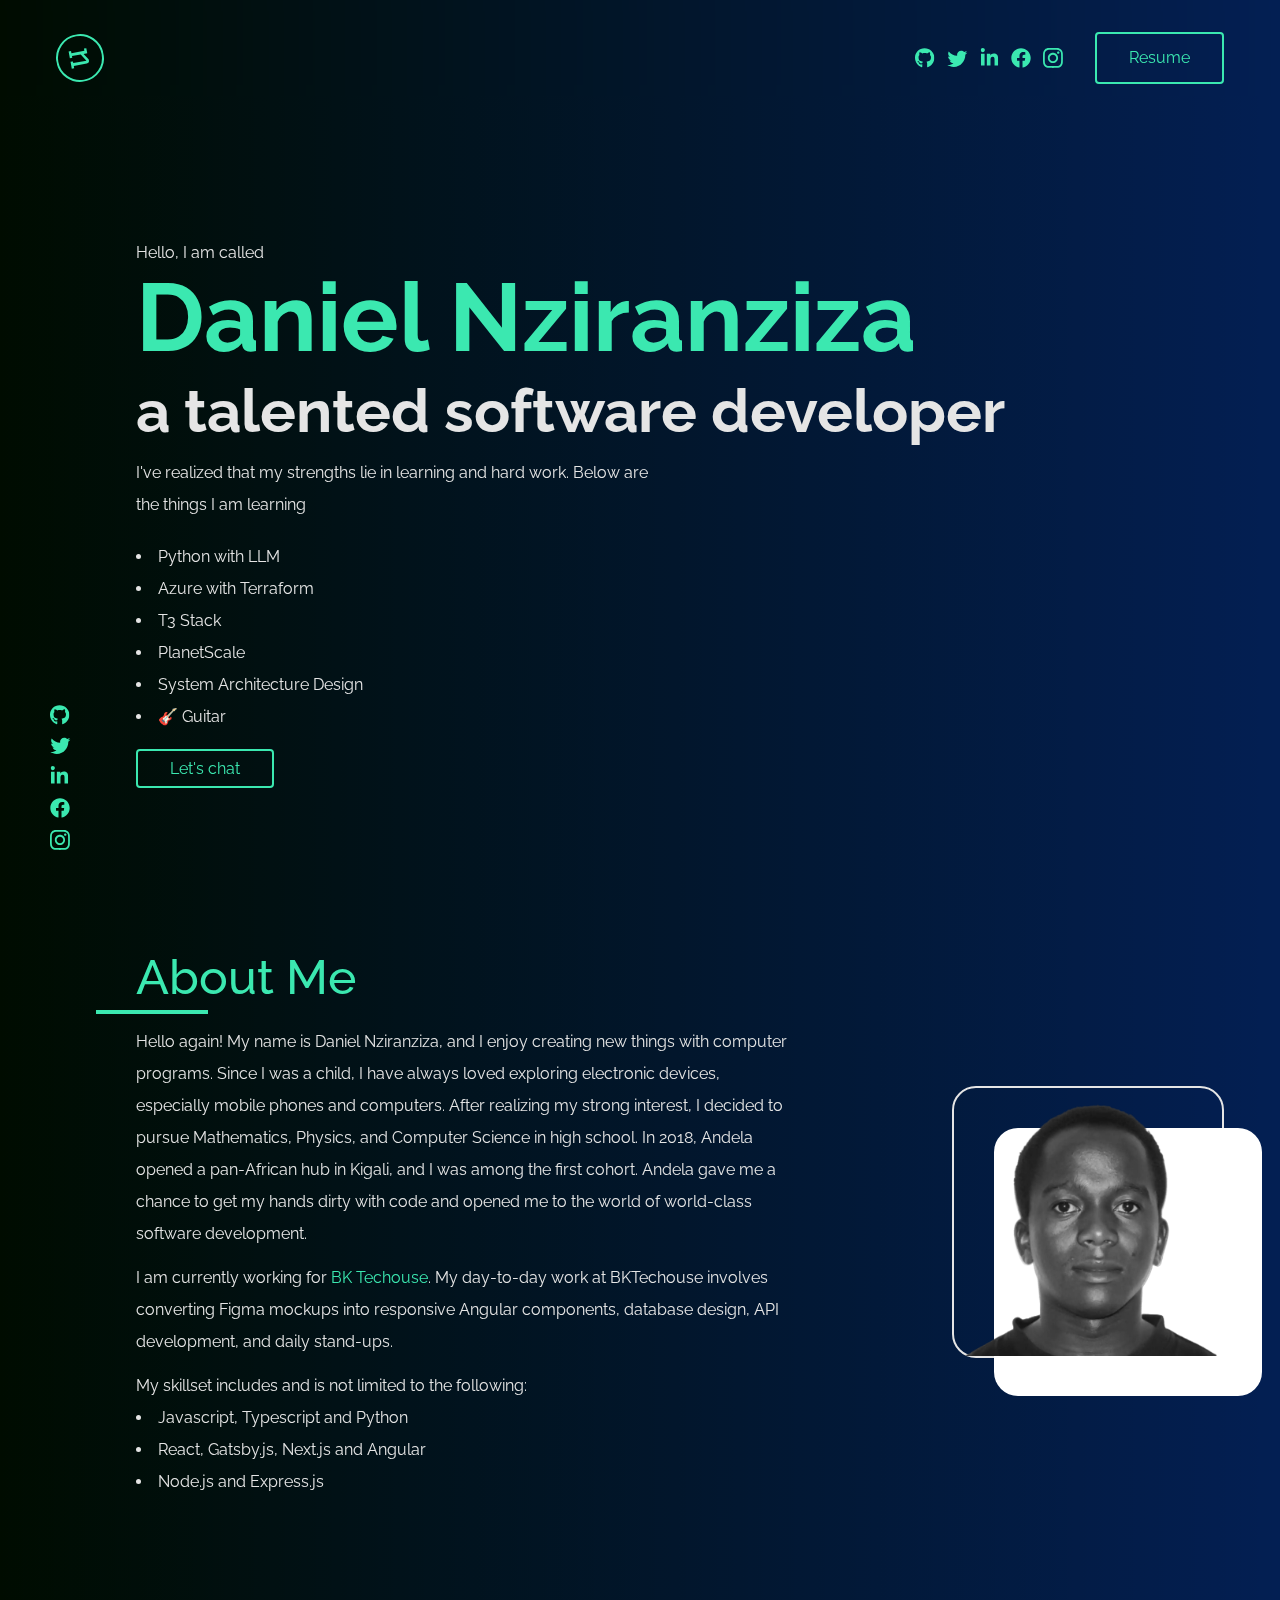
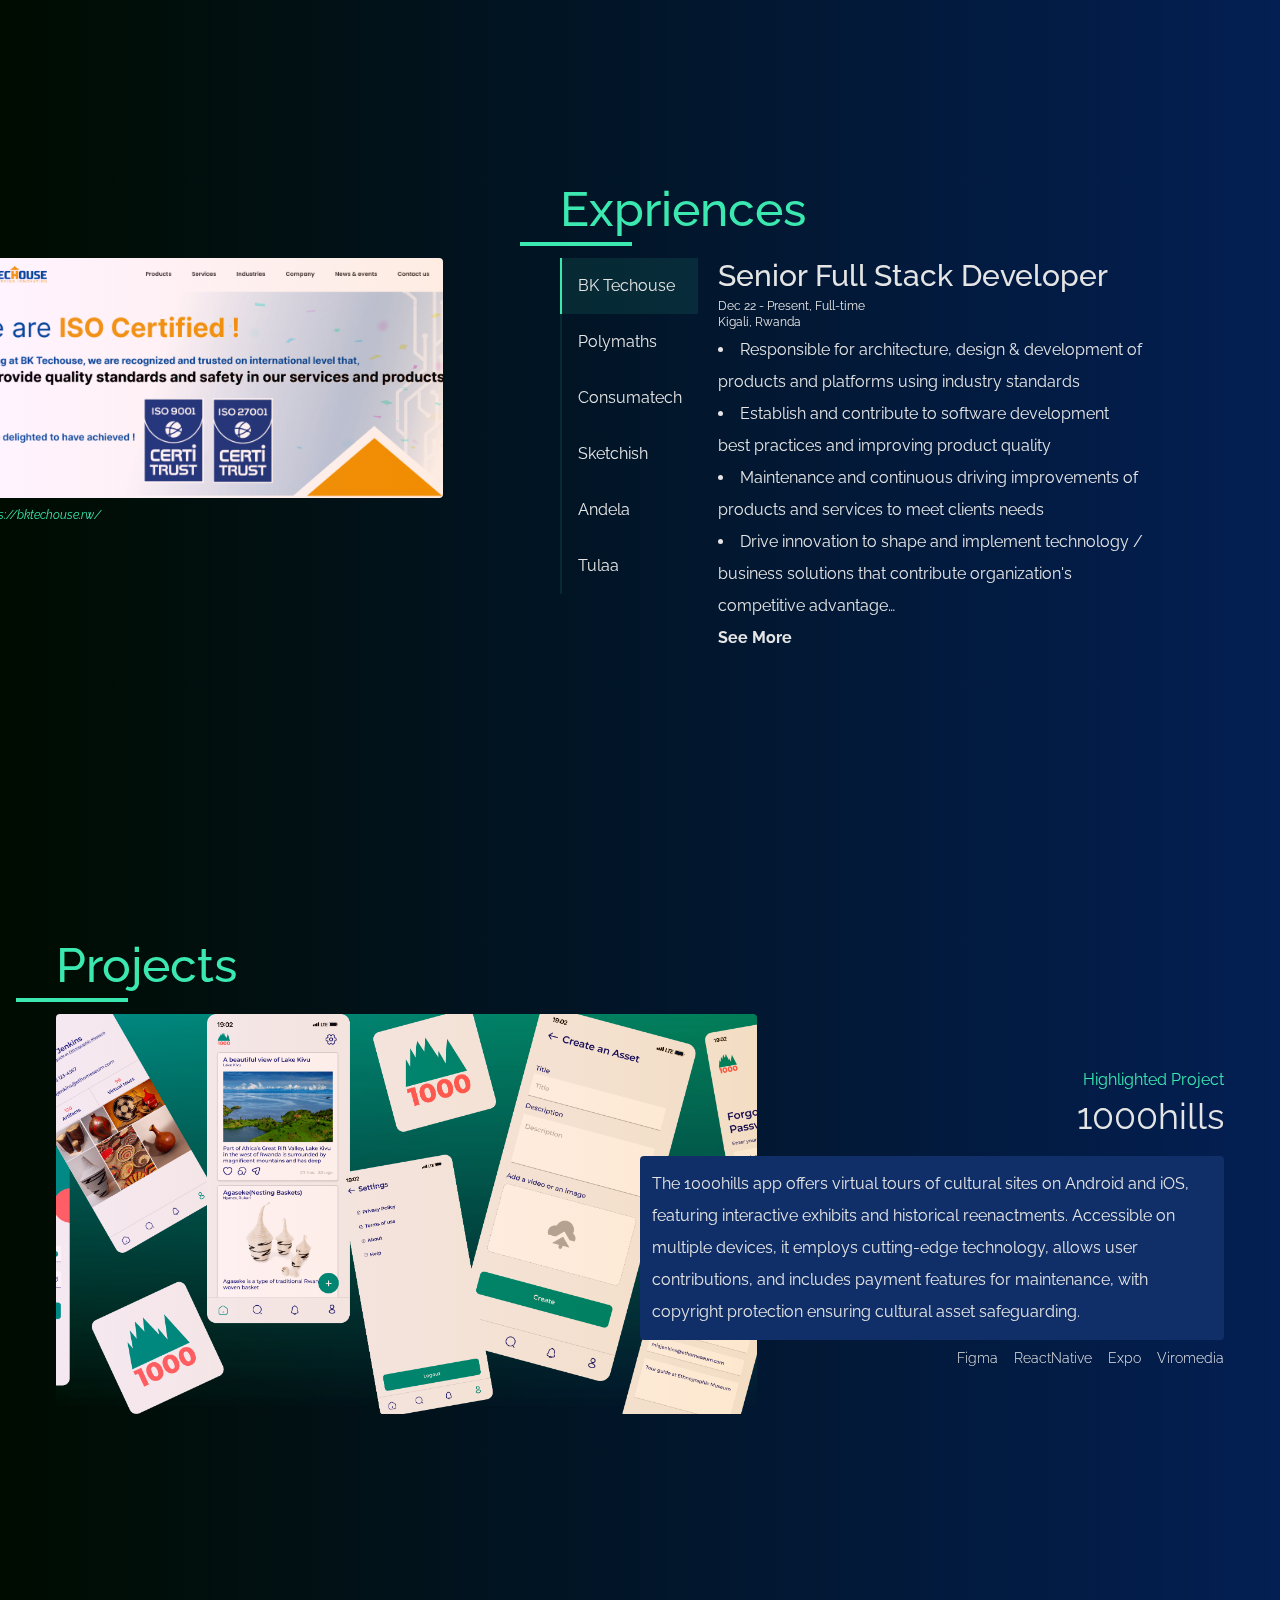
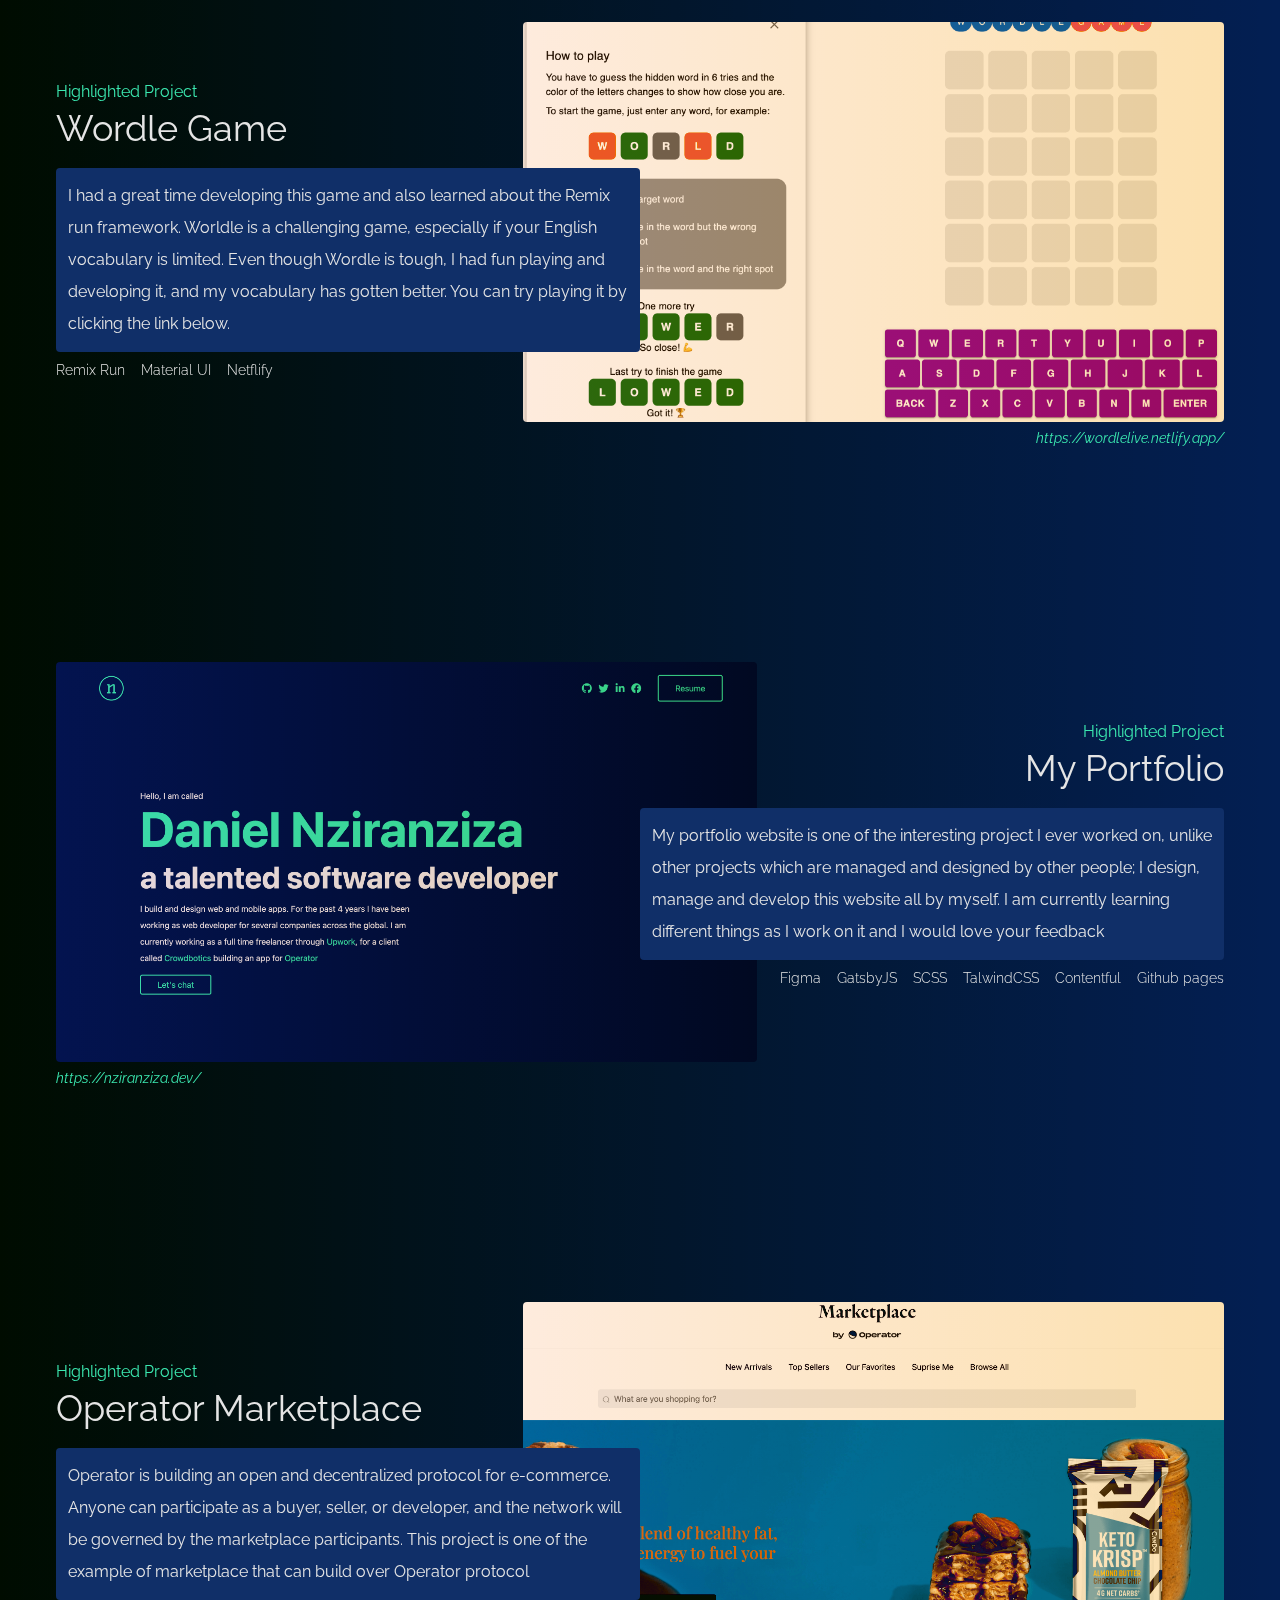
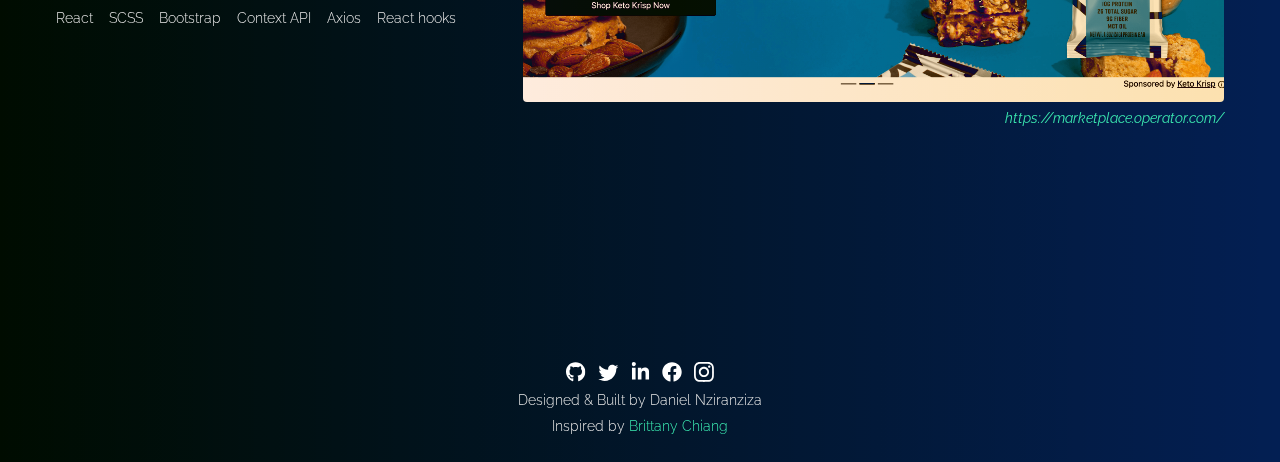
<file: index.html>
<!DOCTYPE html><html><head><meta charSet="utf-8"/><meta http-equiv="x-ua-compatible" content="ie=edge"/><meta name="viewport" content="width=device-width, initial-scale=1, shrink-to-fit=no"/><meta name="generator" content="Gatsby 4.25.8"/><meta data-react-helmet="true" name="description" content="Hello again! My name is Daniel Nziranziza, and I enjoy creating new
  things with computer programs. Since I was a child, I have always
  loved exploring electronic devices, especially mobile phones and
  computers. After realizing my strong interest, I decided to pursue
  Mathematics, Physics, and Computer Science in high school. In 2018,
  Andela opened a pan-African hub in Kigali, and I was among the first
  cohort. Andela gave me a chance to get my hands dirty with code and
  opened me to the world of world-class software development."/><meta data-react-helmet="true" name="keywords" content="Daniel, Nziranziza, React, ReactJS, Gatsby, GatsbyJS, TailwindCSS, Tailwind, CSS, Bootstrap, Contentful, Upwork, Operator, Polymaths, Polymathlabs
  Portfolio, Web design, Web development, Software, Software development, Software Engineering, Angular, AngularJS, BK Techouse"/><meta data-react-helmet="true" name="author" content="Daniel Nziranziza"/><meta data-react-helmet="true" property="og:title" content="Daniel Nziranziza - Portfolio"/><meta data-react-helmet="true" property="og:type" content="article"/><meta data-react-helmet="true" property="og:image" content="/static/mp-396c2307a13a8e3e1cb3180481787b52.png"/><meta data-react-helmet="true" property="og:url" content="https://nziranziza.dev"/><meta data-react-helmet="true" property="og:description" content="Hello again! My name is Daniel Nziranziza, and I enjoy creating new
  things with computer programs. Since I was a child, I have always
  loved exploring electronic devices, especially mobile phones and
  computers. After realizing my strong interest, I decided to pursue
  Mathematics, Physics, and Computer Science in high school. In 2018,
  Andela opened a pan-African hub in Kigali, and I was among the first
  cohort. Andela gave me a chance to get my hands dirty with code and
  opened me to the world of world-class software development."/><meta data-react-helmet="true" name="twitter:card" content="summary"/><meta data-react-helmet="true" name="twitter:title" content="Daniel Nziranziza - Portfolio"/><meta data-react-helmet="true" name="twitter:description" content="Hello again! My name is Daniel Nziranziza, and I enjoy creating new
  things with computer programs. Since I was a child, I have always
  loved exploring electronic devices, especially mobile phones and
  computers. After realizing my strong interest, I decided to pursue
  Mathematics, Physics, and Computer Science in high school. In 2018,
  Andela opened a pan-African hub in Kigali, and I was among the first
  cohort. Andela gave me a chance to get my hands dirty with code and
  opened me to the world of world-class software development."/><meta data-react-helmet="true" name="twitter:image" content="/static/mp-396c2307a13a8e3e1cb3180481787b52.png"/><style data-href="/styles.86a3922f18d1b241f8d8.css" data-identity="gatsby-global-css">@import url(https://fonts.googleapis.com/css2?family=Raleway:ital,wght@0,100..900;1,100..900&display=swap);
/*
! tailwindcss v3.4.1 | MIT License | https://tailwindcss.com
*/*,:after,:before{border:0 solid;box-sizing:border-box}:after,:before{--tw-content:""}:host,html{-webkit-text-size-adjust:100%;font-feature-settings:normal;-webkit-tap-highlight-color:transparent;font-family:Raleway,ui-sans-serif,system-ui,sans-serif,Apple Color Emoji,Segoe UI Emoji,Segoe UI Symbol,Noto Color Emoji;font-variation-settings:normal;line-height:1.5;-moz-tab-size:4;-o-tab-size:4;tab-size:4}body{line-height:inherit;margin:0}hr{border-top-width:1px;color:inherit;height:0}abbr:where([title]){-webkit-text-decoration:underline dotted;text-decoration:underline dotted}h1,h2,h3,h4,h5,h6{font-size:inherit;font-weight:inherit}a{color:inherit;text-decoration:inherit}b,strong{font-weight:bolder}code,kbd,pre,samp{font-feature-settings:normal;font-family:ui-monospace,SFMono-Regular,Menlo,Monaco,Consolas,Liberation Mono,Courier New,monospace;font-size:1em;font-variation-settings:normal}small{font-size:80%}sub,sup{font-size:75%;line-height:0;position:relative;vertical-align:baseline}sub{bottom:-.25em}sup{top:-.5em}table{border-collapse:collapse;border-color:inherit;text-indent:0}button,input,optgroup,select,textarea{font-feature-settings:inherit;color:inherit;font-family:inherit;font-size:100%;font-variation-settings:inherit;font-weight:inherit;line-height:inherit;margin:0;padding:0}button,select{text-transform:none}[type=button],[type=reset],[type=submit],button{-webkit-appearance:button;background-color:transparent;background-image:none}:-moz-focusring{outline:auto}:-moz-ui-invalid{box-shadow:none}progress{vertical-align:baseline}::-webkit-inner-spin-button,::-webkit-outer-spin-button{height:auto}[type=search]{-webkit-appearance:textfield;outline-offset:-2px}::-webkit-search-decoration{-webkit-appearance:none}::-webkit-file-upload-button{-webkit-appearance:button;font:inherit}summary{display:list-item}blockquote,dd,dl,figure,h1,h2,h3,h4,h5,h6,hr,p,pre{margin:0}fieldset{margin:0}fieldset,legend{padding:0}menu,ol,ul{list-style:none;margin:0;padding:0}dialog{padding:0}textarea{resize:vertical}input::-moz-placeholder,textarea::-moz-placeholder{color:#9ca3af;opacity:1}input::placeholder,textarea::placeholder{color:#9ca3af;opacity:1}[role=button],button{cursor:pointer}:disabled{cursor:default}audio,canvas,embed,iframe,img,object,svg,video{display:block;vertical-align:middle}img,video{height:auto;max-width:100%}[hidden]{display:none}*,:after,:before{--tw-border-spacing-x:0;--tw-border-spacing-y:0;--tw-translate-x:0;--tw-translate-y:0;--tw-rotate:0;--tw-skew-x:0;--tw-skew-y:0;--tw-scale-x:1;--tw-scale-y:1;--tw-pan-x: ;--tw-pan-y: ;--tw-pinch-zoom: ;--tw-scroll-snap-strictness:proximity;--tw-gradient-from-position: ;--tw-gradient-via-position: ;--tw-gradient-to-position: ;--tw-ordinal: ;--tw-slashed-zero: ;--tw-numeric-figure: ;--tw-numeric-spacing: ;--tw-numeric-fraction: ;--tw-ring-inset: ;--tw-ring-offset-width:0px;--tw-ring-offset-color:#fff;--tw-ring-color:rgba(59,130,246,.5);--tw-ring-offset-shadow:0 0 #0000;--tw-ring-shadow:0 0 #0000;--tw-shadow:0 0 #0000;--tw-shadow-colored:0 0 #0000;--tw-blur: ;--tw-brightness: ;--tw-contrast: ;--tw-grayscale: ;--tw-hue-rotate: ;--tw-invert: ;--tw-saturate: ;--tw-sepia: ;--tw-drop-shadow: ;--tw-backdrop-blur: ;--tw-backdrop-brightness: ;--tw-backdrop-contrast: ;--tw-backdrop-grayscale: ;--tw-backdrop-hue-rotate: ;--tw-backdrop-invert: ;--tw-backdrop-opacity: ;--tw-backdrop-saturate: ;--tw-backdrop-sepia: }::backdrop{--tw-border-spacing-x:0;--tw-border-spacing-y:0;--tw-translate-x:0;--tw-translate-y:0;--tw-rotate:0;--tw-skew-x:0;--tw-skew-y:0;--tw-scale-x:1;--tw-scale-y:1;--tw-pan-x: ;--tw-pan-y: ;--tw-pinch-zoom: ;--tw-scroll-snap-strictness:proximity;--tw-gradient-from-position: ;--tw-gradient-via-position: ;--tw-gradient-to-position: ;--tw-ordinal: ;--tw-slashed-zero: ;--tw-numeric-figure: ;--tw-numeric-spacing: ;--tw-numeric-fraction: ;--tw-ring-inset: ;--tw-ring-offset-width:0px;--tw-ring-offset-color:#fff;--tw-ring-color:rgba(59,130,246,.5);--tw-ring-offset-shadow:0 0 #0000;--tw-ring-shadow:0 0 #0000;--tw-shadow:0 0 #0000;--tw-shadow-colored:0 0 #0000;--tw-blur: ;--tw-brightness: ;--tw-contrast: ;--tw-grayscale: ;--tw-hue-rotate: ;--tw-invert: ;--tw-saturate: ;--tw-sepia: ;--tw-drop-shadow: ;--tw-backdrop-blur: ;--tw-backdrop-brightness: ;--tw-backdrop-contrast: ;--tw-backdrop-grayscale: ;--tw-backdrop-hue-rotate: ;--tw-backdrop-invert: ;--tw-backdrop-opacity: ;--tw-backdrop-saturate: ;--tw-backdrop-sepia: }.fixed{position:fixed}.absolute{position:absolute}.relative{position:relative}.sticky{position:sticky}.bottom-\[50px\]{bottom:50px}.left-0{left:0}.left-\[50px\]{left:50px}.right-0{right:0}.top-0{top:0}.z-10{z-index:10}.z-20{z-index:20}.z-30{z-index:30}.clear-both{clear:both}.mx-auto{margin-left:auto;margin-right:auto}.-ml-2{margin-left:-.5rem}.-ml-\[15\%\]{margin-left:-15%}.mb-1{margin-bottom:.25rem}.mb-10{margin-bottom:2.5rem}.mb-2{margin-bottom:.5rem}.mb-20{margin-bottom:5rem}.mb-3{margin-bottom:.75rem}.mb-5{margin-bottom:1.25rem}.ml-3{margin-left:.75rem}.ml-4{margin-left:1rem}.mr-3{margin-right:.75rem}.mr-4{margin-right:1rem}.mt-10{margin-top:2.5rem}.mt-2{margin-top:.5rem}.mt-20{margin-top:5rem}.mt-3{margin-top:.75rem}.mt-8{margin-top:2rem}.line-clamp-9{-webkit-box-orient:vertical;-webkit-line-clamp:9;display:-webkit-box;overflow:hidden}.line-clamp-none{-webkit-box-orient:horizontal;-webkit-line-clamp:none;display:block;overflow:visible}.block{display:block}.inline-block{display:inline-block}.flex{display:flex}.hidden{display:none}.h-\[240px\]{height:240px}.h-\[250px\]{height:250px}.h-\[30px\]{height:30px}.h-full{height:100%}.h-screen{height:100vh}.min-h-\[calc\(100vh-70px\)\]{min-height:calc(100vh - 70px)}.min-h-screen{min-height:100vh}.w-1\/2{width:50%}.w-\[40\%\]{width:40%}.w-\[60\%\]{width:60%}.w-\[calc\(100\%-1rem\)\]{width:calc(100% - 1rem)}.w-full{width:100%}.max-w-7xl{max-width:80rem}.transform{transform:translate(var(--tw-translate-x),var(--tw-translate-y)) rotate(var(--tw-rotate)) skewX(var(--tw-skew-x)) skewY(var(--tw-skew-y)) scaleX(var(--tw-scale-x)) scaleY(var(--tw-scale-y))}.cursor-pointer{cursor:pointer}.list-inside{list-style-position:inside}.list-disc{list-style-type:disc}.flex-row-reverse{flex-direction:row-reverse}.flex-col{flex-direction:column}.flex-col-reverse{flex-direction:column-reverse}.flex-wrap{flex-wrap:wrap}.items-end{align-items:flex-end}.items-center{align-items:center}.justify-end{justify-content:flex-end}.justify-center{justify-content:center}.justify-between{justify-content:space-between}.self-end{align-self:flex-end}.overflow-auto{overflow:auto}.overflow-hidden{overflow:hidden}.\!overflow-visible{overflow:visible!important}.whitespace-nowrap{white-space:nowrap}.rounded{border-radius:.25rem}.rounded-3xl{border-radius:1.5rem}.border-2{border-width:2px}.border-b-2{border-bottom-width:2px}.border-solid{border-style:solid}.border-secondary{--tw-border-opacity:1;border-color:rgb(59 232 176/var(--tw-border-opacity))}.border-secondary\/\[0\.1\]{border-color:rgba(59,232,176,.1)}.bg-altprimary{--tw-bg-opacity:1;background-color:rgb(16 47 104/var(--tw-bg-opacity))}.bg-primary{--tw-bg-opacity:1;background-color:rgb(3 31 83/var(--tw-bg-opacity))}.bg-primary\/50{background-color:rgba(3,31,83,.5)}.bg-secondary\/\[0\.1\]{background-color:rgba(59,232,176,.1)}.bg-gradient-to-r{background-image:linear-gradient(to right,var(--tw-gradient-stops))}.from-black{--tw-gradient-from:#000c00 var(--tw-gradient-from-position);--tw-gradient-to:rgba(0,12,0,0) var(--tw-gradient-to-position);--tw-gradient-stops:var(--tw-gradient-from),var(--tw-gradient-to)}.object-cover{-o-object-fit:cover;object-fit:cover}.p-3{padding:.75rem}.px-4{padding-left:1rem;padding-right:1rem}.px-8{padding-left:2rem;padding-right:2rem}.py-2{padding-bottom:.5rem;padding-top:.5rem}.py-3{padding-bottom:.75rem;padding-top:.75rem}.py-5{padding-bottom:1.25rem;padding-top:1.25rem}.pb-20{padding-bottom:5rem}.pb-3{padding-bottom:.75rem}.pl-10{padding-left:2.5rem}.pl-2{padding-left:.5rem}.pt-8{padding-top:2rem}.pt-\[5px\]{padding-top:5px}.text-left{text-align:left}.text-center{text-align:center}.text-right{text-align:right}.text-3xl{font-size:1.875rem;line-height:2.25rem}.text-5xl{font-size:3rem;line-height:1}.text-sm{font-size:.875rem;line-height:1.25rem}.text-xs{font-size:.75rem;line-height:1rem}.font-bold{font-weight:700}.font-light{font-weight:300}.font-medium{font-weight:500}.capitalize{text-transform:capitalize}.italic{font-style:italic}.leading-tight{line-height:1.25}.text-secondary{--tw-text-opacity:1;color:rgb(59 232 176/var(--tw-text-opacity))}.mix-blend-difference{mix-blend-mode:difference}.backdrop-blur-lg{--tw-backdrop-blur:blur(16px)}.backdrop-blur-lg,.backdrop-blur-sm{-webkit-backdrop-filter:var(--tw-backdrop-blur) var(--tw-backdrop-brightness) var(--tw-backdrop-contrast) var(--tw-backdrop-grayscale) var(--tw-backdrop-hue-rotate) var(--tw-backdrop-invert) var(--tw-backdrop-opacity) var(--tw-backdrop-saturate) var(--tw-backdrop-sepia);backdrop-filter:var(--tw-backdrop-blur) var(--tw-backdrop-brightness) var(--tw-backdrop-contrast) var(--tw-backdrop-grayscale) var(--tw-backdrop-hue-rotate) var(--tw-backdrop-invert) var(--tw-backdrop-opacity) var(--tw-backdrop-saturate) var(--tw-backdrop-sepia)}.backdrop-blur-sm{--tw-backdrop-blur:blur(4px)}.transition{transition-duration:.15s;transition-property:color,background-color,border-color,text-decoration-color,fill,stroke,opacity,box-shadow,transform,filter,-webkit-backdrop-filter;transition-property:color,background-color,border-color,text-decoration-color,fill,stroke,opacity,box-shadow,transform,filter,backdrop-filter;transition-property:color,background-color,border-color,text-decoration-color,fill,stroke,opacity,box-shadow,transform,filter,backdrop-filter,-webkit-backdrop-filter;transition-timing-function:cubic-bezier(.4,0,.2,1)}.transition-all{transition-property:all;transition-timing-function:cubic-bezier(.4,0,.2,1)}.duration-150,.transition-all{transition-duration:.15s}.ease-in-out{transition-timing-function:cubic-bezier(.4,0,.2,1)}*{--tw-text-opacity:1;color:rgb(229 229 229/var(--tw-text-opacity));line-height:2rem}body{--tw-bg-opacity:1;background-color:rgb(3 31 83/var(--tw-bg-opacity))}.container{max-width:960px}.profile-pic img{filter:grayscale(100%) contrast(1);mix-blend-mode:multiply;z-index:1}.profile-pic img,.profile-pic img:hover{transition:all 1s cubic-bezier(.645,.045,.355,1)}.profile-pic img:hover{filter:unset;mix-blend-mode:unset}.profile-pic:after{background-color:#fff;border-radius:1.5rem;content:"";display:inline-block;height:100%;left:15%;position:absolute;top:15%;width:100%;z-index:-1px}.after\:absolute:after{content:var(--tw-content);position:absolute}.after\:left-0:after{content:var(--tw-content);left:0}.after\:top-11:after{content:var(--tw-content);top:2.75rem}.after\:block:after{content:var(--tw-content);display:block}.after\:h-1:after{content:var(--tw-content);height:.25rem}.after\:w-28:after{content:var(--tw-content);width:7rem}.after\:bg-secondary:after{--tw-bg-opacity:1;background-color:rgb(59 232 176/var(--tw-bg-opacity));content:var(--tw-content)}.after\:content-\[\'\'\]:after{--tw-content:"";content:var(--tw-content)}.hover\:bg-secondary\/\[0\.1\]:hover{background-color:rgba(59,232,176,.1)}.hover\:text-secondary\/90:hover{color:rgba(59,232,176,.9)}.hover\:mix-blend-normal:hover{mix-blend-mode:normal}@media (min-width:640px){.sm\:w-2\/4{width:50%}.sm\:px-6{padding-left:1.5rem;padding-right:1.5rem}.sm\:text-4xl{font-size:2.25rem;line-height:2.5rem}.sm\:text-6xl{font-size:3.75rem;line-height:1}}@media (min-width:768px){.md\:static{position:static}.md\:absolute{position:absolute}.md\:left-0{left:0}.md\:right-0{right:0}.md\:mb-0{margin-bottom:0}.md\:mb-4{margin-bottom:1rem}.md\:mb-52{margin-bottom:13rem}.md\:ml-0{margin-left:0}.md\:ml-20{margin-left:5rem}.md\:ml-5{margin-left:1.25rem}.md\:mr-3{margin-right:.75rem}.md\:mr-8{margin-right:2rem}.md\:mt-0{margin-top:0}.md\:block{display:block}.md\:flex{display:flex}.md\:hidden{display:none}.md\:w-2\/4{width:50%}.md\:w-3\/5{width:60%}.md\:w-\[35\%\]{width:35%}.md\:max-w-\[60\%\]{max-width:60%}.md\:max-w-\[80\%\]{max-width:80%}.md\:flex-row{flex-direction:row}.md\:flex-col{flex-direction:column}.md\:items-center{align-items:center}.md\:overflow-visible{overflow:visible}.md\:border-b-0{border-bottom-width:0}.md\:border-l-2{border-left-width:2px}.md\:px-14{padding-left:3.5rem;padding-right:3.5rem}.md\:text-6xl{font-size:3.75rem;line-height:1}.md\:text-8xl{font-size:6rem;line-height:1}}@media (min-width:1024px){.lg\:top-\[12\.5\%\]{top:12.5%}.lg\:-ml-10{margin-left:-2.5rem}.lg\:-ml-20{margin-left:-5rem}.lg\:ml-20{margin-left:5rem}.lg\:mr-20{margin-right:5rem}.lg\:mt-0{margin-top:0}.lg\:mt-\[200px\]{margin-top:200px}.lg\:block{display:block}.lg\:h-\[400px\]{height:400px}.lg\:h-\[40px\]{height:40px}.lg\:w-\[25\%\]{width:25%}.lg\:w-\[50\%\]{width:50%}.lg\:w-full{width:100%}.lg\:max-w-\[60\%\]{max-width:60%}.lg\:max-w-\[80\%\]{max-width:80%}.lg\:pt-\[15px\]{padding-top:15px}.lg\:text-4xl{font-size:2.25rem;line-height:2.5rem}.lg\:text-5xl{font-size:3rem;line-height:1}.lg\:after\:top-16:after{content:var(--tw-content);top:4rem}}</style><style>.gatsby-image-wrapper{position:relative;overflow:hidden}.gatsby-image-wrapper picture.object-fit-polyfill{position:static!important}.gatsby-image-wrapper img{bottom:0;height:100%;left:0;margin:0;max-width:none;padding:0;position:absolute;right:0;top:0;width:100%;object-fit:cover}.gatsby-image-wrapper [data-main-image]{opacity:0;transform:translateZ(0);transition:opacity .25s linear;will-change:opacity}.gatsby-image-wrapper-constrained{display:inline-block;vertical-align:top}</style><noscript><style>.gatsby-image-wrapper noscript [data-main-image]{opacity:1!important}.gatsby-image-wrapper [data-placeholder-image]{opacity:0!important}</style></noscript><script type="module">const e="undefined"!=typeof HTMLImageElement&&"loading"in HTMLImageElement.prototype;e&&document.body.addEventListener("load",(function(e){const t=e.target;if(void 0===t.dataset.mainImage)return;if(void 0===t.dataset.gatsbyImageSsr)return;let a=null,n=t;for(;null===a&&n;)void 0!==n.parentNode.dataset.gatsbyImageWrapper&&(a=n.parentNode),n=n.parentNode;const o=a.querySelector("[data-placeholder-image]"),r=new Image;r.src=t.currentSrc,r.decode().catch((()=>{})).then((()=>{t.style.opacity=1,o&&(o.style.opacity=0,o.style.transition="opacity 500ms linear")}))}),!0);</script><title data-react-helmet="true">Daniel Nziranziza - Portfolio</title><link data-react-helmet="true" rel="icon" type="image/png" href="[data-uri]"/><link rel="sitemap" type="application/xml" href="/sitemap/sitemap-index.xml"/><link href="https://fonts.googleapis.com/css?family=Limelight&amp;display=swap" rel="stylesheet"/></head><body><div id="___gatsby"><div style="outline:none" tabindex="-1" id="gatsby-focus-wrapper"><main class="bg-gradient-to-r from-black min-h-screen"><div class="sticky top-0 z-20 backdrop-blur-sm"><nav class="max-w-7xl mx-auto px-4 sm:px-6 md:px-14 pb-3 pt-8 flex justify-between md:items-center relative"><svg width="48" height="48" viewBox="0 0 48 48" fill="none" xmlns="http://www.w3.org/2000/svg"><circle cx="24" cy="24" r="23" stroke="#3BE8B0" stroke-width="2"></circle><path d="M27.896 15.64C29.768 15.64 30.704 16.564 30.704 18.412V31.552H33.008V34H26.06V31.552H27.788V18.16L20.624 22.66V31.552H22.388V34H15.44V31.552H17.708V18.412H15.44V16H20.624V19.744L26.6 16C26.984 15.76 27.416 15.64 27.896 15.64Z" fill="#3BE8B0"></path></svg><div class="md:hidden"><svg width="35" height="25" viewBox="0 0 35 25" fill="none"><path d="M0 1.5625H35" stroke="#3BE8B0" stroke-width="2"></path><line x1="8.02087" y1="13.5833" x2="35" y2="13.5833" stroke="#3BE8B0" stroke-width="2"></line><line x1="16.0416" y1="24" x2="35" y2="24" stroke="#3BE8B0" stroke-width="2"></line></svg></div><div class="md:flex hidden"><div class="items-center hidden md:flex"><button class="mr-4 mt-8 md:hidden self-end"><svg width="24" height="22" viewBox="0 0 24 22" fill="none"><line x1="2.70711" y1="1.29289" x2="22.7061" y2="21.2919" stroke="#3BE8B0" stroke-width="2"></line><line x1="1.29289" y1="21.2929" x2="21.2929" y2="1.29289" stroke="#3BE8B0" stroke-width="2"></line></svg></button><div class="flex items-center md:mr-8 flex-col md:flex-row mt-10 md:mt-0"><a href="https://github.com/Nziranziza" target="_blank"><svg class="md:mr-3 md:mb-0 mb-3" width="20" height="20" viewBox="0 0 20 20" fill="none"><g clip-path="url(#clip0_43_66)"><path d="M6.48047 15.5234C6.48047 15.6016 6.39062 15.6641 6.27734 15.6641C6.14844 15.6758 6.05859 15.6133 6.05859 15.5234C6.05859 15.4453 6.14844 15.3828 6.26172 15.3828C6.37891 15.3711 6.48047 15.4336 6.48047 15.5234ZM5.26562 15.3477C5.23828 15.4258 5.31641 15.5156 5.43359 15.5391C5.53516 15.5781 5.65234 15.5391 5.67578 15.4609C5.69922 15.3828 5.625 15.293 5.50781 15.2578C5.40625 15.2305 5.29297 15.2695 5.26562 15.3477ZM6.99219 15.2812C6.87891 15.3086 6.80078 15.3828 6.8125 15.4727C6.82422 15.5508 6.92578 15.6016 7.04297 15.5742C7.15625 15.5469 7.23438 15.4727 7.22266 15.3945C7.21094 15.3203 7.10547 15.2695 6.99219 15.2812ZM9.5625 0.3125C4.14453 0.3125 0 4.42578 0 9.84375C0 14.1758 2.72656 17.8828 6.62109 19.1875C7.12109 19.2773 7.29688 18.9688 7.29688 18.7148C7.29688 18.4727 7.28516 17.1367 7.28516 16.3164C7.28516 16.3164 4.55078 16.9023 3.97656 15.1523C3.97656 15.1523 3.53125 14.0156 2.89062 13.7227C2.89062 13.7227 1.99609 13.1094 2.95312 13.1211C2.95312 13.1211 3.92578 13.1992 4.46094 14.1289C5.31641 15.6367 6.75 15.2031 7.30859 14.9453C7.39844 14.3203 7.65234 13.8867 7.93359 13.6289C5.75 13.3867 3.54688 13.0703 3.54688 9.3125C3.54688 8.23828 3.84375 7.69922 4.46875 7.01172C4.36719 6.75781 4.03516 5.71094 4.57031 4.35938C5.38672 4.10547 7.26562 5.41406 7.26562 5.41406C8.04688 5.19531 8.88672 5.08203 9.71875 5.08203C10.5508 5.08203 11.3906 5.19531 12.1719 5.41406C12.1719 5.41406 14.0508 4.10156 14.8672 4.35938C15.4023 5.71484 15.0703 6.75781 14.9688 7.01172C15.5938 7.70312 15.9766 8.24219 15.9766 9.3125C15.9766 13.082 13.6758 13.3828 11.4922 13.6289C11.8516 13.9375 12.1562 14.5234 12.1562 15.4414C12.1562 16.7578 12.1445 18.3867 12.1445 18.707C12.1445 18.9609 12.3242 19.2695 12.8203 19.1797C16.7266 17.8828 19.375 14.1758 19.375 9.84375C19.375 4.42578 14.9805 0.3125 9.5625 0.3125ZM3.79688 13.7852C3.74609 13.8242 3.75781 13.9141 3.82422 13.9883C3.88672 14.0508 3.97656 14.0781 4.02734 14.0273C4.07812 13.9883 4.06641 13.8984 4 13.8242C3.9375 13.7617 3.84766 13.7344 3.79688 13.7852ZM3.375 13.4688C3.34766 13.5195 3.38672 13.582 3.46484 13.6211C3.52734 13.6602 3.60547 13.6484 3.63281 13.5938C3.66016 13.543 3.62109 13.4805 3.54297 13.4414C3.46484 13.418 3.40234 13.4297 3.375 13.4688ZM4.64062 14.8594C4.57812 14.9102 4.60156 15.0273 4.69141 15.1016C4.78125 15.1914 4.89453 15.2031 4.94531 15.1406C4.99609 15.0898 4.97266 14.9727 4.89453 14.8984C4.80859 14.8086 4.69141 14.7969 4.64062 14.8594ZM4.19531 14.2852C4.13281 14.3242 4.13281 14.4258 4.19531 14.5156C4.25781 14.6055 4.36328 14.6445 4.41406 14.6055C4.47656 14.5547 4.47656 14.4531 4.41406 14.3633C4.35938 14.2734 4.25781 14.2344 4.19531 14.2852Z" fill="#3BE8B0"></path></g><defs><clipPath id="clip0_43_66"><rect width="19.375" height="20" fill="white"></rect></clipPath></defs></svg></a><a href="https://twitter.com/NziranzizaD" target="_blank"><svg class="md:mr-3 md:mb-0 mb-3" width="21" height="17" viewBox="0 0 21 17" fill="none"><path d="M18.2775 4.71489C18.2902 4.89255 18.2902 5.07024 18.2902 5.2479C18.2902 10.6666 14.1658 16.9103 6.62776 16.9103C4.30541 16.9103 2.14807 16.2377 0.333344 15.0702C0.663304 15.1083 0.980531 15.121 1.32319 15.121C3.2394 15.121 5.00338 14.4738 6.41201 13.3697C4.60998 13.3316 3.09983 12.1515 2.57952 10.5271C2.83334 10.5651 3.08713 10.5905 3.35366 10.5905C3.72166 10.5905 4.08971 10.5397 4.43233 10.4509C2.55416 10.0702 1.14549 8.42048 1.14549 6.42809V6.37735C1.69116 6.68192 2.32573 6.87227 2.99827 6.89762C1.8942 6.16157 1.17088 4.90524 1.17088 3.48391C1.17088 2.72251 1.37389 2.02454 1.72924 1.4154C3.74701 3.9027 6.78002 5.52704 10.181 5.70473C10.1176 5.40016 10.0795 5.08294 10.0795 4.76567C10.0795 2.50677 11.9069 0.666687 14.1785 0.666687C15.3587 0.666687 16.4246 1.16161 17.1734 1.9611C18.0997 1.78344 18.9881 1.44079 19.7749 0.971257C19.4703 1.92305 18.8231 2.72255 17.9729 3.23012C18.7978 3.14134 19.5972 2.91286 20.3333 2.59563C19.775 3.40778 19.077 4.1311 18.2775 4.71489Z" fill="#3BE8B0"></path></svg></a><a href="https://www.linkedin.com/in/nziranziza/" target="_blank"><svg class="md:mr-3 md:mb-0 mb-3" width="19" height="20" viewBox="0 0 19 20" fill="none"><g clip-path="url(#clip0_43_60)"><path d="M4.58384 17.5001H0.955719V5.81647H4.58384V17.5001ZM2.76783 4.22272C1.60767 4.22272 0.666656 3.26178 0.666656 2.10163C0.666657 1.54436 0.888029 1.00992 1.28208 0.615876C1.67612 0.22183 2.21056 0.000457764 2.76783 0.000457764C3.32509 0.000457764 3.85953 0.22183 4.25358 0.615876C4.64763 1.00992 4.869 1.54436 4.869 2.10163C4.869 3.26178 3.92759 4.22272 2.76783 4.22272ZM18.1628 17.5001H14.5424V11.8126C14.5424 10.4571 14.5151 8.71881 12.6561 8.71881C10.7698 8.71881 10.4807 10.1915 10.4807 11.7149V17.5001H6.8565V5.81647H10.3362V7.41022H10.387C10.8713 6.49225 12.0545 5.5235 13.8198 5.5235C17.4917 5.5235 18.1667 7.94147 18.1667 11.0821V17.5001H18.1628Z" fill="#3BE8B0"></path></g><defs><clipPath id="clip0_43_60"><rect width="17.5" height="20" fill="white" transform="translate(0.666656)"></rect></clipPath></defs></svg></a><a href="https://www.facebook.com/nziranziza.daniel" target="_blank"><svg width="20" height="20" viewBox="0 0 20 20" fill="none" class="md:mr-3 md:mb-0 mb-3"><path d="M19.6875 10C19.6875 4.64844 15.3516 0.3125 10 0.3125C4.64844 0.3125 0.3125 4.64844 0.3125 10C0.3125 14.8352 3.85508 18.843 8.48633 19.5703V12.8004H6.02539V10H8.48633V7.86562C8.48633 5.43789 9.93164 4.09687 12.1453 4.09687C13.2055 4.09687 14.3141 4.28594 14.3141 4.28594V6.66875H13.0922C11.8891 6.66875 11.5137 7.41562 11.5137 8.18164V10H14.2004L13.7707 12.8004H11.5137V19.5703C16.1449 18.843 19.6875 14.8352 19.6875 10Z" fill="#3BE8B0"></path></svg></a><a href="https://www.instagram.com/nziranziza.dev" target="_blank"><svg width="20" height="20" viewBox="0 0 22 22" fill="none"><path d="M10.946 5.33081C7.84058 5.33081 5.33569 7.83569 5.33569 10.9412C5.33569 14.0466 7.84058 16.5515 10.946 16.5515C14.0515 16.5515 16.5564 14.0466 16.5564 10.9412C16.5564 7.83569 14.0515 5.33081 10.946 5.33081ZM10.946 14.5886C8.93921 14.5886 7.29858 12.9529 7.29858 10.9412C7.29858 8.92944 8.93433 7.2937 10.946 7.2937C12.9578 7.2937 14.5935 8.92944 14.5935 10.9412C14.5935 12.9529 12.9529 14.5886 10.946 14.5886ZM18.0945 5.10132C18.0945 5.82886 17.5085 6.40991 16.7859 6.40991C16.0584 6.40991 15.4773 5.82397 15.4773 5.10132C15.4773 4.37866 16.0632 3.79272 16.7859 3.79272C17.5085 3.79272 18.0945 4.37866 18.0945 5.10132ZM21.8103 6.42944C21.7273 4.67651 21.3269 3.12378 20.0427 1.84448C18.7634 0.565185 17.2107 0.164795 15.4578 0.0769043C13.6511 -0.0256348 8.23608 -0.0256348 6.42944 0.0769043C4.6814 0.159912 3.12866 0.560303 1.84448 1.8396C0.560303 3.1189 0.164795 4.67163 0.0769043 6.42456C-0.0256348 8.2312 -0.0256348 13.6462 0.0769043 15.4529C0.159912 17.2058 0.560303 18.7585 1.84448 20.0378C3.12866 21.3171 4.67651 21.7175 6.42944 21.8054C8.23608 21.908 13.6511 21.908 15.4578 21.8054C17.2107 21.7224 18.7634 21.322 20.0427 20.0378C21.322 18.7585 21.7224 17.2058 21.8103 15.4529C21.9128 13.6462 21.9128 8.23608 21.8103 6.42944ZM19.4763 17.3914C19.0955 18.3484 18.3582 19.0857 17.3962 19.4714C15.9558 20.0427 12.5378 19.9109 10.946 19.9109C9.35425 19.9109 5.9314 20.0378 4.49585 19.4714C3.53882 19.0906 2.80151 18.3533 2.41577 17.3914C1.84448 15.9509 1.97632 12.533 1.97632 10.9412C1.97632 9.34937 1.84937 5.92651 2.41577 4.49097C2.79663 3.53394 3.53394 2.79663 4.49585 2.41089C5.93628 1.8396 9.35425 1.97144 10.946 1.97144C12.5378 1.97144 15.9607 1.84448 17.3962 2.41089C18.3533 2.79175 19.0906 3.52905 19.4763 4.49097C20.0476 5.9314 19.9158 9.34937 19.9158 10.9412C19.9158 12.533 20.0476 15.9558 19.4763 17.3914Z" fill="#3BE8B0"></path></svg></a></div><a href="./resume.pdf" class="border-secondary text-secondary border-solid border-2 py-2 px-8 rounded mt-3 md:mt-0" target="blank">Resume</a></div></div></nav></div><div class="max-w-7xl mx-auto px-4 sm:px-6 md:px-14"><div class="fixed hidden lg:block left-[50px] bottom-[50px] z-30"><a href="https://github.com/Nziranziza" target="_blank"><svg class="mb-3" width="20" height="20" viewBox="0 0 20 20" fill="none"><g clip-path="url(#clip0_43_66)"><path d="M6.48047 15.5234C6.48047 15.6016 6.39062 15.6641 6.27734 15.6641C6.14844 15.6758 6.05859 15.6133 6.05859 15.5234C6.05859 15.4453 6.14844 15.3828 6.26172 15.3828C6.37891 15.3711 6.48047 15.4336 6.48047 15.5234ZM5.26562 15.3477C5.23828 15.4258 5.31641 15.5156 5.43359 15.5391C5.53516 15.5781 5.65234 15.5391 5.67578 15.4609C5.69922 15.3828 5.625 15.293 5.50781 15.2578C5.40625 15.2305 5.29297 15.2695 5.26562 15.3477ZM6.99219 15.2812C6.87891 15.3086 6.80078 15.3828 6.8125 15.4727C6.82422 15.5508 6.92578 15.6016 7.04297 15.5742C7.15625 15.5469 7.23438 15.4727 7.22266 15.3945C7.21094 15.3203 7.10547 15.2695 6.99219 15.2812ZM9.5625 0.3125C4.14453 0.3125 0 4.42578 0 9.84375C0 14.1758 2.72656 17.8828 6.62109 19.1875C7.12109 19.2773 7.29688 18.9688 7.29688 18.7148C7.29688 18.4727 7.28516 17.1367 7.28516 16.3164C7.28516 16.3164 4.55078 16.9023 3.97656 15.1523C3.97656 15.1523 3.53125 14.0156 2.89062 13.7227C2.89062 13.7227 1.99609 13.1094 2.95312 13.1211C2.95312 13.1211 3.92578 13.1992 4.46094 14.1289C5.31641 15.6367 6.75 15.2031 7.30859 14.9453C7.39844 14.3203 7.65234 13.8867 7.93359 13.6289C5.75 13.3867 3.54688 13.0703 3.54688 9.3125C3.54688 8.23828 3.84375 7.69922 4.46875 7.01172C4.36719 6.75781 4.03516 5.71094 4.57031 4.35938C5.38672 4.10547 7.26562 5.41406 7.26562 5.41406C8.04688 5.19531 8.88672 5.08203 9.71875 5.08203C10.5508 5.08203 11.3906 5.19531 12.1719 5.41406C12.1719 5.41406 14.0508 4.10156 14.8672 4.35938C15.4023 5.71484 15.0703 6.75781 14.9688 7.01172C15.5938 7.70312 15.9766 8.24219 15.9766 9.3125C15.9766 13.082 13.6758 13.3828 11.4922 13.6289C11.8516 13.9375 12.1562 14.5234 12.1562 15.4414C12.1562 16.7578 12.1445 18.3867 12.1445 18.707C12.1445 18.9609 12.3242 19.2695 12.8203 19.1797C16.7266 17.8828 19.375 14.1758 19.375 9.84375C19.375 4.42578 14.9805 0.3125 9.5625 0.3125ZM3.79688 13.7852C3.74609 13.8242 3.75781 13.9141 3.82422 13.9883C3.88672 14.0508 3.97656 14.0781 4.02734 14.0273C4.07812 13.9883 4.06641 13.8984 4 13.8242C3.9375 13.7617 3.84766 13.7344 3.79688 13.7852ZM3.375 13.4688C3.34766 13.5195 3.38672 13.582 3.46484 13.6211C3.52734 13.6602 3.60547 13.6484 3.63281 13.5938C3.66016 13.543 3.62109 13.4805 3.54297 13.4414C3.46484 13.418 3.40234 13.4297 3.375 13.4688ZM4.64062 14.8594C4.57812 14.9102 4.60156 15.0273 4.69141 15.1016C4.78125 15.1914 4.89453 15.2031 4.94531 15.1406C4.99609 15.0898 4.97266 14.9727 4.89453 14.8984C4.80859 14.8086 4.69141 14.7969 4.64062 14.8594ZM4.19531 14.2852C4.13281 14.3242 4.13281 14.4258 4.19531 14.5156C4.25781 14.6055 4.36328 14.6445 4.41406 14.6055C4.47656 14.5547 4.47656 14.4531 4.41406 14.3633C4.35938 14.2734 4.25781 14.2344 4.19531 14.2852Z" fill="#3BE8B0"></path></g><defs><clipPath id="clip0_43_66"><rect width="19.375" height="20" fill="white"></rect></clipPath></defs></svg></a><a href="https://twitter.com/NziranzizaD" target="_blank"><svg class="mb-3" width="21" height="17" viewBox="0 0 21 17" fill="none"><path d="M18.2775 4.71489C18.2902 4.89255 18.2902 5.07024 18.2902 5.2479C18.2902 10.6666 14.1658 16.9103 6.62776 16.9103C4.30541 16.9103 2.14807 16.2377 0.333344 15.0702C0.663304 15.1083 0.980531 15.121 1.32319 15.121C3.2394 15.121 5.00338 14.4738 6.41201 13.3697C4.60998 13.3316 3.09983 12.1515 2.57952 10.5271C2.83334 10.5651 3.08713 10.5905 3.35366 10.5905C3.72166 10.5905 4.08971 10.5397 4.43233 10.4509C2.55416 10.0702 1.14549 8.42048 1.14549 6.42809V6.37735C1.69116 6.68192 2.32573 6.87227 2.99827 6.89762C1.8942 6.16157 1.17088 4.90524 1.17088 3.48391C1.17088 2.72251 1.37389 2.02454 1.72924 1.4154C3.74701 3.9027 6.78002 5.52704 10.181 5.70473C10.1176 5.40016 10.0795 5.08294 10.0795 4.76567C10.0795 2.50677 11.9069 0.666687 14.1785 0.666687C15.3587 0.666687 16.4246 1.16161 17.1734 1.9611C18.0997 1.78344 18.9881 1.44079 19.7749 0.971257C19.4703 1.92305 18.8231 2.72255 17.9729 3.23012C18.7978 3.14134 19.5972 2.91286 20.3333 2.59563C19.775 3.40778 19.077 4.1311 18.2775 4.71489Z" fill="#3BE8B0"></path></svg></a><a href="https://www.linkedin.com/in/nziranziza/" target="_blank"><svg class="mb-3" width="19" height="20" viewBox="0 0 19 20" fill="none"><g clip-path="url(#clip0_43_60)"><path d="M4.58384 17.5001H0.955719V5.81647H4.58384V17.5001ZM2.76783 4.22272C1.60767 4.22272 0.666656 3.26178 0.666656 2.10163C0.666657 1.54436 0.888029 1.00992 1.28208 0.615876C1.67612 0.22183 2.21056 0.000457764 2.76783 0.000457764C3.32509 0.000457764 3.85953 0.22183 4.25358 0.615876C4.64763 1.00992 4.869 1.54436 4.869 2.10163C4.869 3.26178 3.92759 4.22272 2.76783 4.22272ZM18.1628 17.5001H14.5424V11.8126C14.5424 10.4571 14.5151 8.71881 12.6561 8.71881C10.7698 8.71881 10.4807 10.1915 10.4807 11.7149V17.5001H6.8565V5.81647H10.3362V7.41022H10.387C10.8713 6.49225 12.0545 5.5235 13.8198 5.5235C17.4917 5.5235 18.1667 7.94147 18.1667 11.0821V17.5001H18.1628Z" fill="#3BE8B0"></path></g><defs><clipPath id="clip0_43_60"><rect width="17.5" height="20" fill="white" transform="translate(0.666656)"></rect></clipPath></defs></svg></a><a href="https://www.facebook.com/nziranziza.daniel" target="_blank"><svg width="20" height="20" viewBox="0 0 20 20" fill="none" class="mb-3"><path d="M19.6875 10C19.6875 4.64844 15.3516 0.3125 10 0.3125C4.64844 0.3125 0.3125 4.64844 0.3125 10C0.3125 14.8352 3.85508 18.843 8.48633 19.5703V12.8004H6.02539V10H8.48633V7.86562C8.48633 5.43789 9.93164 4.09687 12.1453 4.09687C13.2055 4.09687 14.3141 4.28594 14.3141 4.28594V6.66875H13.0922C11.8891 6.66875 11.5137 7.41562 11.5137 8.18164V10H14.2004L13.7707 12.8004H11.5137V19.5703C16.1449 18.843 19.6875 14.8352 19.6875 10Z" fill="#3BE8B0"></path></svg></a><a href="https://www.instagram.com/nziranziza.dev" target="_blank"><svg width="20" height="20" viewBox="0 0 22 22" fill="none"><path d="M10.946 5.33081C7.84058 5.33081 5.33569 7.83569 5.33569 10.9412C5.33569 14.0466 7.84058 16.5515 10.946 16.5515C14.0515 16.5515 16.5564 14.0466 16.5564 10.9412C16.5564 7.83569 14.0515 5.33081 10.946 5.33081ZM10.946 14.5886C8.93921 14.5886 7.29858 12.9529 7.29858 10.9412C7.29858 8.92944 8.93433 7.2937 10.946 7.2937C12.9578 7.2937 14.5935 8.92944 14.5935 10.9412C14.5935 12.9529 12.9529 14.5886 10.946 14.5886ZM18.0945 5.10132C18.0945 5.82886 17.5085 6.40991 16.7859 6.40991C16.0584 6.40991 15.4773 5.82397 15.4773 5.10132C15.4773 4.37866 16.0632 3.79272 16.7859 3.79272C17.5085 3.79272 18.0945 4.37866 18.0945 5.10132ZM21.8103 6.42944C21.7273 4.67651 21.3269 3.12378 20.0427 1.84448C18.7634 0.565185 17.2107 0.164795 15.4578 0.0769043C13.6511 -0.0256348 8.23608 -0.0256348 6.42944 0.0769043C4.6814 0.159912 3.12866 0.560303 1.84448 1.8396C0.560303 3.1189 0.164795 4.67163 0.0769043 6.42456C-0.0256348 8.2312 -0.0256348 13.6462 0.0769043 15.4529C0.159912 17.2058 0.560303 18.7585 1.84448 20.0378C3.12866 21.3171 4.67651 21.7175 6.42944 21.8054C8.23608 21.908 13.6511 21.908 15.4578 21.8054C17.2107 21.7224 18.7634 21.322 20.0427 20.0378C21.322 18.7585 21.7224 17.2058 21.8103 15.4529C21.9128 13.6462 21.9128 8.23608 21.8103 6.42944ZM19.4763 17.3914C19.0955 18.3484 18.3582 19.0857 17.3962 19.4714C15.9558 20.0427 12.5378 19.9109 10.946 19.9109C9.35425 19.9109 5.9314 20.0378 4.49585 19.4714C3.53882 19.0906 2.80151 18.3533 2.41577 17.3914C1.84448 15.9509 1.97632 12.533 1.97632 10.9412C1.97632 9.34937 1.84937 5.92651 2.41577 4.49097C2.79663 3.53394 3.53394 2.79663 4.49585 2.41089C5.93628 1.8396 9.35425 1.97144 10.946 1.97144C12.5378 1.97144 15.9607 1.84448 17.3962 2.41089C18.3533 2.79175 19.0906 3.52905 19.4763 4.49097C20.0476 5.9314 19.9158 9.34937 19.9158 10.9412C19.9158 12.533 20.0476 15.9558 19.4763 17.3914Z" fill="#3BE8B0"></path></svg></a></div><div class="md:ml-20 min-h-[calc(100vh-70px)] flex items-center mb-5"><div class="lg:max-w-[80%]"><p>Hello, I am called</p><h1 class="text-secondary font-bold mb-3 md:mb-4 leading-tight text-5xl sm:text-6xl md:text-8xl">Daniel Nziranziza</h1><h2 class="font-bold leading-tight mb-3 md:mb-4 text-3xl sm:text-4xl md:text-6xl">a talented software developer</h2><p class="mb-5 md:max-w-[80%] lg:max-w-[60%]">I&#x27;ve realized that my strengths lie in learning and hard work. Below are the things I am learning</p><ul class="list-disc list-inside mb-5"><li>Python with LLM</li><li>Azure with Terraform</li><li>T3 Stack</li><li>PlanetScale</li><li>System Architecture Design</li><li>🎸 Guitar </li></ul><a class="border-secondary text-secondary border-solid border-2 py-2 px-8 rounded cursor-pointer">Let&#x27;s chat</a></div></div><div class="lg:ml-20 pb-20"><div class="flex justify-between items-center flex-col-reverse md:flex-row"><div class="w-full mt-20 lg:mt-0 md:max-w-[60%]"><h2 class="text-secondary mb-10 lg:-ml-10  pl-10 rounded font-medium leading-tight text-3xl sm:text-4xl lg:text-5xl title relative h-[30px] lg:h-[40px] after:content-[&#x27;&#x27;] after:bg-secondary after:w-28 after:h-1 after:block after:absolute after:left-0 after:top-11 lg:after:top-16"><span class="text-secondary inline-block w-[calc(100%-1rem)] lg:w-full absolute h-[30px] lg:h-[40px] pt-[5px] lg:pt-[15px] pl-2 -ml-2 capitalize">about me</span></h2><p class="mb-3">Hello again! My name is Daniel Nziranziza, and I enjoy creating new things with computer programs. Since I was a child, I have always loved exploring electronic devices, especially mobile phones and computers. After realizing my strong interest, I decided to pursue Mathematics, Physics, and Computer Science in high school. In 2018, Andela opened a pan-African hub in Kigali, and I was among the first cohort. Andela gave me a chance to get my hands dirty with code and opened me to the world of world-class software development.</p><p class="mb-3">I am currently working for<!-- --> <a class="text-secondary hover:text-secondary/90" href="https://bktechouse.rw/" target="_blank" rel="noreferrer">BK Techouse</a>. My day-to-day work at BKTechouse involves converting Figma mockups into responsive Angular components, database design, API development, and daily stand-ups.</p><p>My skillset includes and is not limited to the following:</p><ul class="list-disc list-inside"><li>Javascript, Typescript and Python</li><li>React, Gatsby.js, Next.js and Angular</li><li>Node.js and Express.js</li></ul></div><div class="w-[60%] -ml-[15%] md:ml-0 md:w-[35%] lg:w-[25%]"><div data-gatsby-image-wrapper="" class="gatsby-image-wrapper gatsby-image-wrapper-constrained border-2 border-white border-solid rounded-3xl profile-pic relative !overflow-visible z-10"><div style="max-width:1358px;display:block"><img alt="" role="presentation" aria-hidden="true" src="data:image/svg+xml;charset=utf-8,%3Csvg height=&#x27;1358&#x27; width=&#x27;1358&#x27; xmlns=&#x27;http://www.w3.org/2000/svg&#x27; version=&#x27;1.1&#x27;%3E%3C/svg%3E" style="max-width:100%;display:block;position:static"/></div><div aria-hidden="true" data-placeholder-image="" style="opacity:1;transition:opacity 500ms linear;background-color:#080808;position:absolute;top:0;left:0;bottom:0;right:0"></div><picture><source type="image/webp" data-srcset="/static/eece2cca61f7b6d6154574fc2705f309/89ae4/profile.webp 340w,/static/eece2cca61f7b6d6154574fc2705f309/0d050/profile.webp 679w,/static/eece2cca61f7b6d6154574fc2705f309/e0297/profile.webp 1358w" sizes="(min-width: 1358px) 1358px, 100vw"/><img data-gatsby-image-ssr="" data-main-image="" style="opacity:0" sizes="(min-width: 1358px) 1358px, 100vw" decoding="async" loading="lazy" data-src="/static/eece2cca61f7b6d6154574fc2705f309/94506/profile.png" data-srcset="/static/eece2cca61f7b6d6154574fc2705f309/86b19/profile.png 340w,/static/eece2cca61f7b6d6154574fc2705f309/ca734/profile.png 679w,/static/eece2cca61f7b6d6154574fc2705f309/94506/profile.png 1358w" alt="profile"/></picture><noscript><picture><source type="image/webp" srcSet="/static/eece2cca61f7b6d6154574fc2705f309/89ae4/profile.webp 340w,/static/eece2cca61f7b6d6154574fc2705f309/0d050/profile.webp 679w,/static/eece2cca61f7b6d6154574fc2705f309/e0297/profile.webp 1358w" sizes="(min-width: 1358px) 1358px, 100vw"/><img data-gatsby-image-ssr="" data-main-image="" style="opacity:0" sizes="(min-width: 1358px) 1358px, 100vw" decoding="async" loading="lazy" src="/static/eece2cca61f7b6d6154574fc2705f309/94506/profile.png" srcSet="/static/eece2cca61f7b6d6154574fc2705f309/86b19/profile.png 340w,/static/eece2cca61f7b6d6154574fc2705f309/ca734/profile.png 679w,/static/eece2cca61f7b6d6154574fc2705f309/94506/profile.png 1358w" alt="profile"/></picture></noscript><script type="module">const t="undefined"!=typeof HTMLImageElement&&"loading"in HTMLImageElement.prototype;if(t){const t=document.querySelectorAll("img[data-main-image]");for(let e of t){e.dataset.src&&(e.setAttribute("src",e.dataset.src),e.removeAttribute("data-src")),e.dataset.srcset&&(e.setAttribute("srcset",e.dataset.srcset),e.removeAttribute("data-srcset"));const t=e.parentNode.querySelectorAll("source[data-srcset]");for(let e of t)e.setAttribute("srcset",e.dataset.srcset),e.removeAttribute("data-srcset");e.complete&&(e.style.opacity=1,e.parentNode.parentNode.querySelector("[data-placeholder-image]").style.opacity=0)}}</script></div></div></div></div><div class="lg:mr-20 lg:-ml-20 pb-20 lg:mt-[200px]"><div class="flex w-100 justify-between"><div class="w-[40%] hidden lg:block mt-20"><a href="https://bktechouse.rw/" target="_blank" class="text-xs text-secondary italic"><img src="/static/bk-9738e10561e78990e85d9ac12d428544.png" class="mix-blend-difference hover:mix-blend-normal h-[240px] object-cover transition-all duration-150 ease-in-out rounded" alt="company image"/>https://bktechouse.rw/</a></div><div class="w-full lg:w-[50%]"><h2 class="text-secondary mb-10 lg:-ml-10  pl-10 rounded font-medium leading-tight text-3xl sm:text-4xl lg:text-5xl title relative h-[30px] lg:h-[40px] after:content-[&#x27;&#x27;] after:bg-secondary after:w-28 after:h-1 after:block after:absolute after:left-0 after:top-11 lg:after:top-16"><span class="text-secondary inline-block w-[calc(100%-1rem)] lg:w-full absolute h-[30px] lg:h-[40px] pt-[5px] lg:pt-[15px] pl-2 -ml-2 capitalize">expriences</span></h2><div class="flex flex-col md:flex-row"><ul class="flex md:flex-col overflow-auto md:overflow-visible"><li class="py-3 px-4 clear-both whitespace-nowrap border-b-2 md:border-b-0 md:border-l-2 border-solid hover:bg-secondary/[0.1] cursor-pointer bg-secondary/[0.1] border-secondary">BK Techouse</li><li class="py-3 px-4 clear-both whitespace-nowrap border-b-2 md:border-b-0 md:border-l-2 border-solid hover:bg-secondary/[0.1] cursor-pointer border-secondary/[0.1]">Polymaths</li><li class="py-3 px-4 clear-both whitespace-nowrap border-b-2 md:border-b-0 md:border-l-2 border-solid hover:bg-secondary/[0.1] cursor-pointer border-secondary/[0.1]">Consumatech</li><li class="py-3 px-4 clear-both whitespace-nowrap border-b-2 md:border-b-0 md:border-l-2 border-solid hover:bg-secondary/[0.1] cursor-pointer border-secondary/[0.1]">Sketchish</li><li class="py-3 px-4 clear-both whitespace-nowrap border-b-2 md:border-b-0 md:border-l-2 border-solid hover:bg-secondary/[0.1] cursor-pointer border-secondary/[0.1]">Andela</li><li class="py-3 px-4 clear-both whitespace-nowrap border-b-2 md:border-b-0 md:border-l-2 border-solid hover:bg-secondary/[0.1] cursor-pointer border-secondary/[0.1]">Tulaa</li></ul><div class="md:ml-5 mt-2 md:mt-0"><h3 class="font-medium text-3xl mb-1">Senior Full Stack Developer</h3><div class="flex flex-col text-xs mb-1"><span class="text-xs">Dec 22<!-- --> -<!-- --> <!-- -->Present<!-- -->, <!-- -->Full-time</span><span class="text-xs">Kigali, Rwanda</span></div><div class="line-clamp-9">
    <ul class="list-disc list-inside">
    <li>Responsible for architecture, design & development of products and platforms using industry standards</li>
    <li>Establish and contribute to software development best practices and improving product quality</li>
    <li>Maintenance and continuous driving improvements of products and services to meet clients needs</li>
    <li>Drive innovation to shape and implement technology / business solutions that contribute organization's competitive advantage</li>
    <li>Uses Agile engineering practices and various software development technologies, processes, and tools to rapidly develop creative and efficient solutions that enhance client organization's technology stack</li>
    <li>Collaborates with other team to implement user stories, and continuously deliver new / improved product functionality</li>
    <li>Responsible for product quality including unit testing, integration testing, functional testing, non-functional testing(performance, security, etc.), UATs support, and defect resolution</li>
    <li>Communicates with internal and external teams to resolve technical dependencies during or after implementation</li>
    <li>Builds company's and client's brand in the technology community</li>
    <li>Adhere, owns, and show case company's core values and daily basis</li>
    <li>Proactive learning and ownership of professional development</li>
    </ul></div></div></div></div></div></div><div><div class="w-full md:w-2/4 lg:mt-[200px]"><h2 class="text-secondary mb-10 lg:-ml-10  pl-10 rounded font-medium leading-tight text-3xl sm:text-4xl lg:text-5xl title relative h-[30px] lg:h-[40px] after:content-[&#x27;&#x27;] after:bg-secondary after:w-28 after:h-1 after:block after:absolute after:left-0 after:top-11 lg:after:top-16"><span class="text-secondary inline-block w-[calc(100%-1rem)] lg:w-full absolute h-[30px] lg:h-[40px] pt-[5px] lg:pt-[15px] pl-2 -ml-2 capitalize">projects</span></h2></div><div class="mb-5 md:mb-52"><div class="flex relative items-center mb-20 text-right"><div class="md:w-3/5 hidden md:block text-left mr-3"><a target="_blank" class="text-sm italic"><div class="w-full h-[250px] lg:h-[400px]"><img src="/static/hills-5c3a55824c84ee8af3c29567ce6d2451.png" alt="project" class="mix-blend-difference hover:mix-blend-normal transition-all w-full h-[250px] lg:h-[400px] object-cover duration-150 ease-in-out rounded"/></div><span class="block text-secondary"></span></a></div><div class="w-full lg:top-[12.5%] sm:w-2/4 md:absolute md:right-0"><h3 class="text-secondary">Highlighted Project</h3><h4 class="text-3xl lg:text-4xl mb-5">1000hills</h4><div class="bg-altprimary p-3 rounded mb-2"><p class="text-left">
    The 1000hills app offers virtual tours of cultural sites on Android and iOS, featuring interactive exhibits and historical reenactments. 
    Accessible on multiple devices, it employs cutting-edge technology, allows user contributions, and includes payment features for maintenance, with copyright protection ensuring cultural asset safeguarding.
    </p></div><ul class="flex flex-wrap justify-end"><li class="text-sm font-light ml-4">Figma</li><li class="text-sm font-light ml-4">ReactNative</li><li class="text-sm font-light ml-4">Expo</li><li class="text-sm font-light ml-4">Viromedia</li></ul></div></div></div><div class="mb-5 md:mb-52"><div class="flex relative items-center mb-20 flex-row-reverse"><div class="md:w-3/5 hidden md:block text-left ml-3"><a href="https://wordlelive.netlify.app/" target="_blank" class="text-sm italic"><div class="w-full h-[250px] lg:h-[400px]"><img src="/static/wordlelive-26865393f67459e8ec04f617d1a72e22.png" alt="project" class="mix-blend-difference hover:mix-blend-normal transition-all w-full h-[250px] lg:h-[400px] object-cover duration-150 ease-in-out rounded"/></div><span class="block text-secondary text-right">https://wordlelive.netlify.app/</span></a></div><div class="w-full lg:top-[12.5%] sm:w-2/4 md:absolute md:left-0"><h3 class="text-secondary">Highlighted Project</h3><h4 class="text-3xl lg:text-4xl mb-5">Wordle Game</h4><div class="bg-altprimary p-3 rounded mb-2"><p class="text-left">I had a great time developing this game and also learned about the Remix run framework. Worldle is a challenging game, especially if your English vocabulary is limited. Even though Wordle is tough, I had fun playing and developing it, and my vocabulary has gotten better. You can try playing it by clicking the link below.</p></div><ul class="flex flex-wrap"><li class="text-sm font-light mr-4">Remix Run</li><li class="text-sm font-light mr-4">Material UI</li><li class="text-sm font-light mr-4">Netflify</li></ul></div></div></div><div class="mb-5 md:mb-52"><div class="flex relative items-center mb-20 text-right"><div class="md:w-3/5 hidden md:block text-left mr-3"><a href="https://nziranziza.dev/" target="_blank" class="text-sm italic"><div class="w-full h-[250px] lg:h-[400px]"><img src="/static/mp-396c2307a13a8e3e1cb3180481787b52.png" alt="project" class="mix-blend-difference hover:mix-blend-normal transition-all w-full h-[250px] lg:h-[400px] object-cover duration-150 ease-in-out rounded"/></div><span class="block text-secondary">https://nziranziza.dev/</span></a></div><div class="w-full lg:top-[12.5%] sm:w-2/4 md:absolute md:right-0"><h3 class="text-secondary">Highlighted Project</h3><h4 class="text-3xl lg:text-4xl mb-5">My Portfolio</h4><div class="bg-altprimary p-3 rounded mb-2"><p class="text-left">My portfolio website is one of the interesting project I ever worked on,
    unlike other projects which are managed and designed by other people; 
    I design, manage and develop this website all by myself.
    I am currently learning different things as I work on it and I would love your feedback
    </p></div><ul class="flex flex-wrap justify-end"><li class="text-sm font-light ml-4">Figma</li><li class="text-sm font-light ml-4">GatsbyJS</li><li class="text-sm font-light ml-4">SCSS</li><li class="text-sm font-light ml-4">TalwindCSS</li><li class="text-sm font-light ml-4">Contentful</li><li class="text-sm font-light ml-4">Github pages</li></ul></div></div></div><div class="mb-5 md:mb-52"><div class="flex relative items-center mb-20 flex-row-reverse"><div class="md:w-3/5 hidden md:block text-left ml-3"><a href="https://marketplace.operator.com/" target="_blank" class="text-sm italic"><div class="w-full h-[250px] lg:h-[400px]"><img src="/static/mo-6abe479d617d937b0d23f0ec526e60e8.png" alt="project" class="mix-blend-difference hover:mix-blend-normal transition-all w-full h-[250px] lg:h-[400px] object-cover duration-150 ease-in-out rounded"/></div><span class="block text-secondary text-right">https://marketplace.operator.com/</span></a></div><div class="w-full lg:top-[12.5%] sm:w-2/4 md:absolute md:left-0"><h3 class="text-secondary">Highlighted Project</h3><h4 class="text-3xl lg:text-4xl mb-5">Operator Marketplace</h4><div class="bg-altprimary p-3 rounded mb-2"><p class="text-left">Operator is building an open and decentralized protocol for e-commerce. 
    Anyone can participate as a buyer, seller, or developer, and the network will be governed by the marketplace participants.
    This project is one of the example of marketplace that can build over Operator protocol</p></div><ul class="flex flex-wrap"><li class="text-sm font-light mr-4">React</li><li class="text-sm font-light mr-4">SCSS</li><li class="text-sm font-light mr-4">Bootstrap</li><li class="text-sm font-light mr-4">Context API</li><li class="text-sm font-light mr-4">Axios</li><li class="text-sm font-light mr-4">React hooks</li></ul></div></div></div></div><footer class="py-5 mt-10"><div class="flex items-center justify-center"><a href="https://github.com/Nziranziza" target="_blank"><svg class="mr-3" width="20" height="20" viewBox="0 0 20 20" fill="none"><g clip-path="url(#clip0_43_66)"><path d="M6.48047 15.5234C6.48047 15.6016 6.39062 15.6641 6.27734 15.6641C6.14844 15.6758 6.05859 15.6133 6.05859 15.5234C6.05859 15.4453 6.14844 15.3828 6.26172 15.3828C6.37891 15.3711 6.48047 15.4336 6.48047 15.5234ZM5.26562 15.3477C5.23828 15.4258 5.31641 15.5156 5.43359 15.5391C5.53516 15.5781 5.65234 15.5391 5.67578 15.4609C5.69922 15.3828 5.625 15.293 5.50781 15.2578C5.40625 15.2305 5.29297 15.2695 5.26562 15.3477ZM6.99219 15.2812C6.87891 15.3086 6.80078 15.3828 6.8125 15.4727C6.82422 15.5508 6.92578 15.6016 7.04297 15.5742C7.15625 15.5469 7.23438 15.4727 7.22266 15.3945C7.21094 15.3203 7.10547 15.2695 6.99219 15.2812ZM9.5625 0.3125C4.14453 0.3125 0 4.42578 0 9.84375C0 14.1758 2.72656 17.8828 6.62109 19.1875C7.12109 19.2773 7.29688 18.9688 7.29688 18.7148C7.29688 18.4727 7.28516 17.1367 7.28516 16.3164C7.28516 16.3164 4.55078 16.9023 3.97656 15.1523C3.97656 15.1523 3.53125 14.0156 2.89062 13.7227C2.89062 13.7227 1.99609 13.1094 2.95312 13.1211C2.95312 13.1211 3.92578 13.1992 4.46094 14.1289C5.31641 15.6367 6.75 15.2031 7.30859 14.9453C7.39844 14.3203 7.65234 13.8867 7.93359 13.6289C5.75 13.3867 3.54688 13.0703 3.54688 9.3125C3.54688 8.23828 3.84375 7.69922 4.46875 7.01172C4.36719 6.75781 4.03516 5.71094 4.57031 4.35938C5.38672 4.10547 7.26562 5.41406 7.26562 5.41406C8.04688 5.19531 8.88672 5.08203 9.71875 5.08203C10.5508 5.08203 11.3906 5.19531 12.1719 5.41406C12.1719 5.41406 14.0508 4.10156 14.8672 4.35938C15.4023 5.71484 15.0703 6.75781 14.9688 7.01172C15.5938 7.70312 15.9766 8.24219 15.9766 9.3125C15.9766 13.082 13.6758 13.3828 11.4922 13.6289C11.8516 13.9375 12.1562 14.5234 12.1562 15.4414C12.1562 16.7578 12.1445 18.3867 12.1445 18.707C12.1445 18.9609 12.3242 19.2695 12.8203 19.1797C16.7266 17.8828 19.375 14.1758 19.375 9.84375C19.375 4.42578 14.9805 0.3125 9.5625 0.3125ZM3.79688 13.7852C3.74609 13.8242 3.75781 13.9141 3.82422 13.9883C3.88672 14.0508 3.97656 14.0781 4.02734 14.0273C4.07812 13.9883 4.06641 13.8984 4 13.8242C3.9375 13.7617 3.84766 13.7344 3.79688 13.7852ZM3.375 13.4688C3.34766 13.5195 3.38672 13.582 3.46484 13.6211C3.52734 13.6602 3.60547 13.6484 3.63281 13.5938C3.66016 13.543 3.62109 13.4805 3.54297 13.4414C3.46484 13.418 3.40234 13.4297 3.375 13.4688ZM4.64062 14.8594C4.57812 14.9102 4.60156 15.0273 4.69141 15.1016C4.78125 15.1914 4.89453 15.2031 4.94531 15.1406C4.99609 15.0898 4.97266 14.9727 4.89453 14.8984C4.80859 14.8086 4.69141 14.7969 4.64062 14.8594ZM4.19531 14.2852C4.13281 14.3242 4.13281 14.4258 4.19531 14.5156C4.25781 14.6055 4.36328 14.6445 4.41406 14.6055C4.47656 14.5547 4.47656 14.4531 4.41406 14.3633C4.35938 14.2734 4.25781 14.2344 4.19531 14.2852Z" fill="#fff"></path></g><defs><clipPath id="clip0_43_66"><rect width="19.375" height="20" fill="white"></rect></clipPath></defs></svg></a><a href="https://twitter.com/NziranzizaD" target="_blank"><svg class="mr-3" width="21" height="17" viewBox="0 0 21 17" fill="none"><path d="M18.2775 4.71489C18.2902 4.89255 18.2902 5.07024 18.2902 5.2479C18.2902 10.6666 14.1658 16.9103 6.62776 16.9103C4.30541 16.9103 2.14807 16.2377 0.333344 15.0702C0.663304 15.1083 0.980531 15.121 1.32319 15.121C3.2394 15.121 5.00338 14.4738 6.41201 13.3697C4.60998 13.3316 3.09983 12.1515 2.57952 10.5271C2.83334 10.5651 3.08713 10.5905 3.35366 10.5905C3.72166 10.5905 4.08971 10.5397 4.43233 10.4509C2.55416 10.0702 1.14549 8.42048 1.14549 6.42809V6.37735C1.69116 6.68192 2.32573 6.87227 2.99827 6.89762C1.8942 6.16157 1.17088 4.90524 1.17088 3.48391C1.17088 2.72251 1.37389 2.02454 1.72924 1.4154C3.74701 3.9027 6.78002 5.52704 10.181 5.70473C10.1176 5.40016 10.0795 5.08294 10.0795 4.76567C10.0795 2.50677 11.9069 0.666687 14.1785 0.666687C15.3587 0.666687 16.4246 1.16161 17.1734 1.9611C18.0997 1.78344 18.9881 1.44079 19.7749 0.971257C19.4703 1.92305 18.8231 2.72255 17.9729 3.23012C18.7978 3.14134 19.5972 2.91286 20.3333 2.59563C19.775 3.40778 19.077 4.1311 18.2775 4.71489Z" fill="#fff"></path></svg></a><a href="https://www.linkedin.com/in/nziranziza/" target="_blank"><svg class="mr-3" width="19" height="20" viewBox="0 0 19 20" fill="none"><g clip-path="url(#clip0_43_60)"><path d="M4.58384 17.5001H0.955719V5.81647H4.58384V17.5001ZM2.76783 4.22272C1.60767 4.22272 0.666656 3.26178 0.666656 2.10163C0.666657 1.54436 0.888029 1.00992 1.28208 0.615876C1.67612 0.22183 2.21056 0.000457764 2.76783 0.000457764C3.32509 0.000457764 3.85953 0.22183 4.25358 0.615876C4.64763 1.00992 4.869 1.54436 4.869 2.10163C4.869 3.26178 3.92759 4.22272 2.76783 4.22272ZM18.1628 17.5001H14.5424V11.8126C14.5424 10.4571 14.5151 8.71881 12.6561 8.71881C10.7698 8.71881 10.4807 10.1915 10.4807 11.7149V17.5001H6.8565V5.81647H10.3362V7.41022H10.387C10.8713 6.49225 12.0545 5.5235 13.8198 5.5235C17.4917 5.5235 18.1667 7.94147 18.1667 11.0821V17.5001H18.1628Z" fill="#fff"></path></g><defs><clipPath id="clip0_43_60"><rect width="17.5" height="20" fill="white" transform="translate(0.666656)"></rect></clipPath></defs></svg></a><a href="https://www.facebook.com/nziranziza.daniel" target="_blank"><svg width="20" height="20" viewBox="0 0 20 20" fill="none" class="mr-3"><path d="M19.6875 10C19.6875 4.64844 15.3516 0.3125 10 0.3125C4.64844 0.3125 0.3125 4.64844 0.3125 10C0.3125 14.8352 3.85508 18.843 8.48633 19.5703V12.8004H6.02539V10H8.48633V7.86562C8.48633 5.43789 9.93164 4.09687 12.1453 4.09687C13.2055 4.09687 14.3141 4.28594 14.3141 4.28594V6.66875H13.0922C11.8891 6.66875 11.5137 7.41562 11.5137 8.18164V10H14.2004L13.7707 12.8004H11.5137V19.5703C16.1449 18.843 19.6875 14.8352 19.6875 10Z" fill="#fff"></path></svg></a><a href="https://www.instagram.com/nziranziza.dev" target="_blank"><svg width="20" height="20" viewBox="0 0 22 22" fill="none"><path d="M10.946 5.33081C7.84058 5.33081 5.33569 7.83569 5.33569 10.9412C5.33569 14.0466 7.84058 16.5515 10.946 16.5515C14.0515 16.5515 16.5564 14.0466 16.5564 10.9412C16.5564 7.83569 14.0515 5.33081 10.946 5.33081ZM10.946 14.5886C8.93921 14.5886 7.29858 12.9529 7.29858 10.9412C7.29858 8.92944 8.93433 7.2937 10.946 7.2937C12.9578 7.2937 14.5935 8.92944 14.5935 10.9412C14.5935 12.9529 12.9529 14.5886 10.946 14.5886ZM18.0945 5.10132C18.0945 5.82886 17.5085 6.40991 16.7859 6.40991C16.0584 6.40991 15.4773 5.82397 15.4773 5.10132C15.4773 4.37866 16.0632 3.79272 16.7859 3.79272C17.5085 3.79272 18.0945 4.37866 18.0945 5.10132ZM21.8103 6.42944C21.7273 4.67651 21.3269 3.12378 20.0427 1.84448C18.7634 0.565185 17.2107 0.164795 15.4578 0.0769043C13.6511 -0.0256348 8.23608 -0.0256348 6.42944 0.0769043C4.6814 0.159912 3.12866 0.560303 1.84448 1.8396C0.560303 3.1189 0.164795 4.67163 0.0769043 6.42456C-0.0256348 8.2312 -0.0256348 13.6462 0.0769043 15.4529C0.159912 17.2058 0.560303 18.7585 1.84448 20.0378C3.12866 21.3171 4.67651 21.7175 6.42944 21.8054C8.23608 21.908 13.6511 21.908 15.4578 21.8054C17.2107 21.7224 18.7634 21.322 20.0427 20.0378C21.322 18.7585 21.7224 17.2058 21.8103 15.4529C21.9128 13.6462 21.9128 8.23608 21.8103 6.42944ZM19.4763 17.3914C19.0955 18.3484 18.3582 19.0857 17.3962 19.4714C15.9558 20.0427 12.5378 19.9109 10.946 19.9109C9.35425 19.9109 5.9314 20.0378 4.49585 19.4714C3.53882 19.0906 2.80151 18.3533 2.41577 17.3914C1.84448 15.9509 1.97632 12.533 1.97632 10.9412C1.97632 9.34937 1.84937 5.92651 2.41577 4.49097C2.79663 3.53394 3.53394 2.79663 4.49585 2.41089C5.93628 1.8396 9.35425 1.97144 10.946 1.97144C12.5378 1.97144 15.9607 1.84448 17.3962 2.41089C18.3533 2.79175 19.0906 3.52905 19.4763 4.49097C20.0476 5.9314 19.9158 9.34937 19.9158 10.9412C19.9158 12.533 20.0476 15.9558 19.4763 17.3914Z" fill="#fff"></path></svg></a></div><p class="text-center text-sm font-light mt-2">Designed &amp; Built by Daniel Nziranziza<span class="block">Inspired by <a href="https://brittanychiang.com/" class="text-secondary">Brittany Chiang</a></span></p></footer></div></main></div><div id="gatsby-announcer" style="position:absolute;top:0;width:1px;height:1px;padding:0;overflow:hidden;clip:rect(0, 0, 0, 0);white-space:nowrap;border:0" aria-live="assertive" aria-atomic="true"></div></div><script id="gatsby-script-loader">/*<![CDATA[*/window.pagePath="/";window.___webpackCompilationHash="28eaf7d2c274e3245459";/*]]>*/</script><script id="gatsby-chunk-mapping">/*<![CDATA[*/window.___chunkMapping={"app":["/app-16025e9d7c46a3e6ec8c.js"],"component---src-pages-404-tsx":["/component---src-pages-404-tsx-517dec65182705bc7fb2.js"],"component---src-pages-index-tsx":["/component---src-pages-index-tsx-a191f9bdfd6cfc78a0bc.js"]};/*]]>*/</script><script src="/app-16025e9d7c46a3e6ec8c.js" async=""></script><script src="/framework-9dc9a62e564cfa871665.js" async=""></script><script src="/webpack-runtime-e5648de6d8ed6eafd1c0.js" async=""></script></body></html>
</file>
